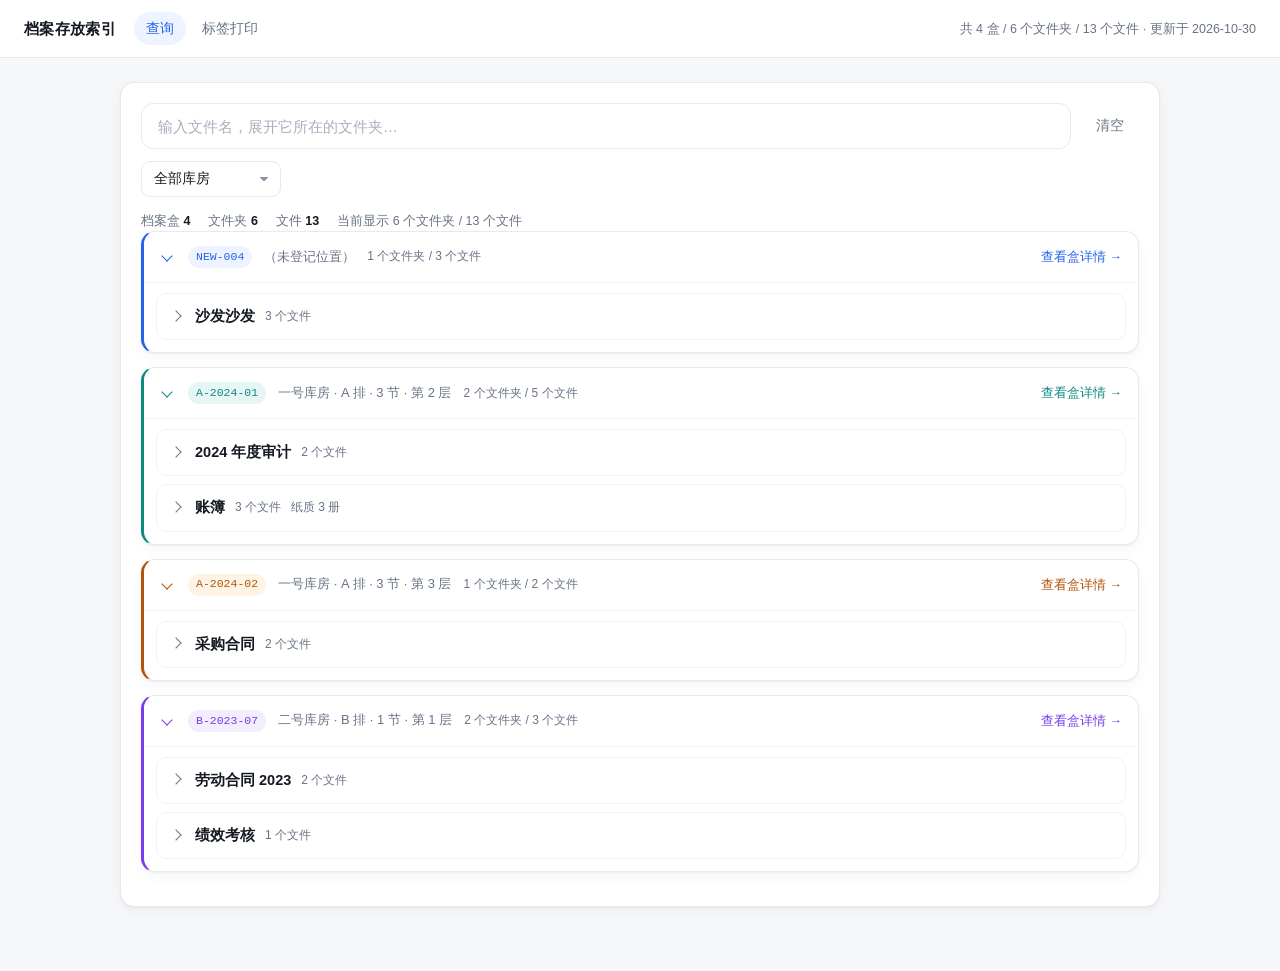
<file: index.html>
﻿<!doctype html>
<html lang="zh-CN">
<head>
<meta charset="utf-8">
<meta name="viewport" content="width=device-width, initial-scale=1">
<title>档案存放索引</title>
<link rel="stylesheet" href="assets/style.css?v=7">
<style>
  @media print {
    body.detail-open .topbar,
    body.detail-open #searchPanel,
    body.detail-open .detail-actions { display: none !important; }
    body { background: #fff; }
    .folder-row-body { display: block !important; }
    .caret { display: none !important; }
  }
</style>
</head>
<body>

<header class="topbar">
  <h1>档案存放索引</h1>
  <nav>
    <a href="index.html" class="active">查询</a>
    <a href="labels.html">标签打印</a>
  </nav>
  <div class="meta">
    <span id="statMeta">加载中…</span>
  </div>
</header>

<main class="wrap">

  <section class="panel" id="searchPanel">
    <div class="search-row">
      <input type="search" id="q" placeholder="输入文件名，展开它所在的文件夹…" autocomplete="off">
      <button class="ghost" id="clearBtn" title="清空">清空</button>
    </div>

    <div class="filters">
      <select id="fRoom"><option value="">全部库房</option></select>
    </div>

    <div class="stat-line">
      <span>档案盒 <b id="sBoxes">0</b></span>
      <span>文件夹 <b id="sFolders">0</b></span>
      <span>文件 <b id="sItems">0</b></span>
      <span id="sShown"></span>
    </div>

    <div id="resultList"></div>
    <div class="empty hidden" id="emptyBox">没有匹配的文件或文件夹，换个关键词试试。</div>
  </section>

  <section class="panel hidden" id="detailPanel">
    <div class="detail-head">
      <div>
        <div class="muted small">档案盒</div>
        <h2 id="dCode">—</h2>
        <div class="detail-loc"><span class="big" id="dLoc">—</span></div>
        <div class="muted small" id="dNote"></div>
      </div>
      <div class="detail-actions">
        <button class="btn" id="backBtn">← 返回搜索</button>
        <a class="btn" id="dLabelLink" href="labels.html">打印此盒标签</a>
        <button class="btn primary" id="printBtn">打印盒内清单</button>
      </div>
    </div>
    <div id="detailBody"></div>
  </section>

</main>

<script src="assets/app.js?v=7"></script>
<script>
(function () {
  let DATA = null;
  let currentBox = null;

  const $ = function (id) { return document.getElementById(id); };
  const qEl = $('q');
  const filters = { room: $('fRoom') };
  const openKeys = {};

  function termsOf(s) {
    return s.trim().toLowerCase().split(/\s+/).filter(Boolean);
  }

  function mark(text, terms) {
    let s = App.esc(text);
    if (!terms.length) return s;
    const pattern = terms
      .map(function (t) { return App.esc(t).replace(/[.*+?^${}()|[\]\\]/g, '\\$&'); })
      .filter(Boolean)
      .join('|');
    if (!pattern) return s;
    try {
      return s.replace(new RegExp('(' + pattern + ')', 'gi'), '<mark>$1</mark>');
    } catch (e) {
      return s;
    }
  }

  function folderHay(box, folder) {
    return [
      folder.name, folder.path, folder.note,
      box.id, box.room, box.row, box.shelf, box.layer, box.note
    ].concat((folder.files || []).map(function (it) { return [it.name, it.note].join(' '); }))
      .filter(Boolean).join(' ').toLowerCase();
  }

  function matches(hay, terms) {
    return !terms.length || terms.every(function (t) { return hay.indexOf(t) >= 0; });
  }

  function folderRow(box, folder, terms, open) {
    const files = folder.files || [];
    const body = files.length
      ? files.map(function (it) {
          return '<div class="file-line">' +
            '<span class="file-name">' + mark(it.name || '（未命名）', terms) + '</span>' +
            (it.note ? '<span class="muted small">' + mark(it.note, terms) + '</span>' : '') +
          '</div>';
        }).join('')
      : '<div class="muted small" style="padding:10px 14px">这个文件夹里还没有文件。</div>';

    return '<div class="folder-row' + (open ? ' open' : '') + '">' +
      '<div class="folder-row-head">' +
        '<span class="caret"></span>' +
        '<b class="f-name">' + mark(folder.name || '（未命名文件夹）', terms) + '</b>' +
        '<span class="muted small">' + files.length + ' 个文件</span>' +
        (folder.note ? '<span class="muted small">' + mark(folder.note, terms) + '</span>' : '') +
      '</div>' +
      '<div class="folder-row-body">' + body + '</div>' +
    '</div>';
  }

  function fillFilters() {
    const rooms = new Set(DATA.rooms || []);
    (DATA.boxes || []).forEach(function (b) { if (b.room) rooms.add(b.room); });
    filters.room.innerHTML = '<option value="">全部库房</option>' +
      Array.from(rooms).filter(Boolean).sort().map(function (v) {
        return '<option value="' + App.esc(v) + '">' + App.esc(v) + '</option>';
      }).join('');
  }

  function render() {
    const terms = termsOf(qEl.value);
    const groups = (DATA.boxes || []).map(function (box) {
      if (filters.room.value && box.room !== filters.room.value) return null;
      const folders = (box.folders || []).filter(function (f) { return matches(folderHay(box, f), terms); });
      return folders.length ? { box: box, folders: folders } : null;
    }).filter(Boolean);

    let folderCount = 0, fileCount = 0;
    groups.forEach(function (g) {
      g.folders.forEach(function (f) {
        folderCount++;
        fileCount += (f.files || []).length;
      });
    });
    $('sShown').textContent = groups.length
      ? '当前显示 ' + folderCount + ' 个文件夹 / ' + fileCount + ' 个文件'
      : '';

    $('resultList').innerHTML = groups.map(function (g) {
      const box = g.box;
      const pal = App.boxPalette(box, (DATA.boxes || []).indexOf(box));
      const inner = g.folders.map(function (f, i) {
        const fileHit = terms.length && (f.files || []).some(function (it) {
          return terms.every(function (t) { return ((it.name || '') + ' ' + (it.note || '')).toLowerCase().indexOf(t) >= 0; });
        });
        const open = fileHit || openKeys[box.id + '|' + i];
        return folderRow(box, f, terms, open);
      }).join('');

      return '<div class="box-group' + (openKeys[box.id] === false ? ' collapsed' : '') +
          '" style="--box:' + pal[0] + ';--box-soft:' + pal[1] + '">' +
        '<div class="box-group-head" data-box="' + App.esc(box.id) + '">' +
          '<span class="caret"></span>' +
          '<span class="chip">' + App.esc(box.id) + '</span>' +
          '<span class="box-loc">' + App.esc(App.location(box) || '（未登记位置）') + '</span>' +
          '<span class="muted small">' + g.folders.length + ' 个文件夹 / ' +
            g.folders.reduce(function (n, f) { return n + (f.files || []).length; }, 0) + ' 个文件</span>' +
          '<a class="box-open" href="?box=' + encodeURIComponent(box.id) + '">查看盒详情 →</a>' +
        '</div>' +
        '<div class="box-group-body">' + inner + '</div>' +
      '</div>';
    }).join('');

    $('emptyBox').classList.toggle('hidden', groups.length > 0);
  }

  function openBox(id, push) {
    const box = (DATA.boxes || []).find(function (b) { return b.id === id; });
    if (!box) { App.toast('找不到档案盒：' + id, 'err'); return; }
    currentBox = box;
    const pal = App.boxPalette(box, (DATA.boxes || []).indexOf(box));
    $('detailPanel').style.setProperty('--box', pal[0]);
    $('detailPanel').style.setProperty('--box-soft', pal[1]);
    $('dCode').textContent = box.id;
    $('dLoc').textContent = App.location(box) || '（未登记位置）';
    $('dNote').textContent = box.note ? '备注：' + box.note : '';
    $('dLabelLink').href = 'labels.html?box=' + encodeURIComponent(box.id);

    const folders = box.folders || [];
    $('detailBody').innerHTML = folders.length
      ? folders.map(function (f) { return folderRow(box, f, [], true); }).join('')
      : '<div class="empty">这个盒还没有登记文件夹。</div>';

    $('searchPanel').classList.add('hidden');
    $('detailPanel').classList.remove('hidden');
    document.body.classList.add('detail-open');
    window.scrollTo({ top: 0 });

    if (push !== false) history.pushState({ box: box.id }, '', '?box=' + encodeURIComponent(box.id));
  }

  function closeBox(push) {
    $('detailPanel').classList.add('hidden');
    $('searchPanel').classList.remove('hidden');
    document.body.classList.remove('detail-open');
    currentBox = null;
    if (push !== false) history.pushState({}, '', 'index.html');
  }

  function fromUrl() {
    const box = new URLSearchParams(location.search).get('box');
    if (box) openBox(box, false);
  }

  function toggleFolder(head) {
    const row = head.parentElement;
    row.classList.toggle('open');
    const group = row.closest('.box-group');
    if (group) {
      const idx = Array.prototype.indexOf.call(group.querySelectorAll('.folder-row'), row);
      const key = (group.querySelector('.box-group-head').getAttribute('data-box') || '') + '|' + idx;
      openKeys[key] = row.classList.contains('open');
    }
  }

  // 折叠/展开：点文件夹标题或盒标题
  document.addEventListener('click', function (e) {
    const head = e.target.closest('.folder-row-head');
    if (head && !e.target.closest('a')) { toggleFolder(head); return; }

    const bhead = e.target.closest('.box-group-head');
    if (bhead && !e.target.closest('a')) {
      const group = bhead.parentElement;
      group.classList.toggle('collapsed');
      openKeys[bhead.getAttribute('data-box')] = !group.classList.contains('collapsed');
      return;
    }
  }, true);

  function init() {
    App.loadData().then(function (data) {
      DATA = data;
      const s = App.stats(data);
      $('sBoxes').textContent = s.boxes;
      $('sFolders').textContent = s.folders;
      $('sItems').textContent = s.files;
      $('statMeta').textContent = '共 ' + s.boxes + ' 盒 / ' + s.folders + ' 个文件夹 / ' +
        s.files + ' 个文件 · 更新于 ' + (data.updatedAt || '—');
      fillFilters();
      render();
      fromUrl();
    }).catch(function (err) {
      $('statMeta').textContent = '数据加载失败';
      $('emptyBox').classList.remove('hidden');
      $('emptyBox').textContent = err.message + '。请确认 data.json 与本页在同一目录。';
    });
  }

  qEl.addEventListener('input', render);
  filters.room.addEventListener('change', render);
  $('clearBtn').addEventListener('click', function () {
    qEl.value = '';
    filters.room.value = '';
    render();
    qEl.focus();
  });

  $('backBtn').addEventListener('click', function () { closeBox(); });
  $('printBtn').addEventListener('click', function () { window.print(); });
  document.addEventListener('keydown', function (e) {
    if (e.key === 'Escape' && currentBox) closeBox();
  });
  window.addEventListener('popstate', function () {
    const box = new URLSearchParams(location.search).get('box');
    if (box) openBox(box, false); else closeBox(false);
  });

  init();
})();
</script>
</body>
</html>
</file>
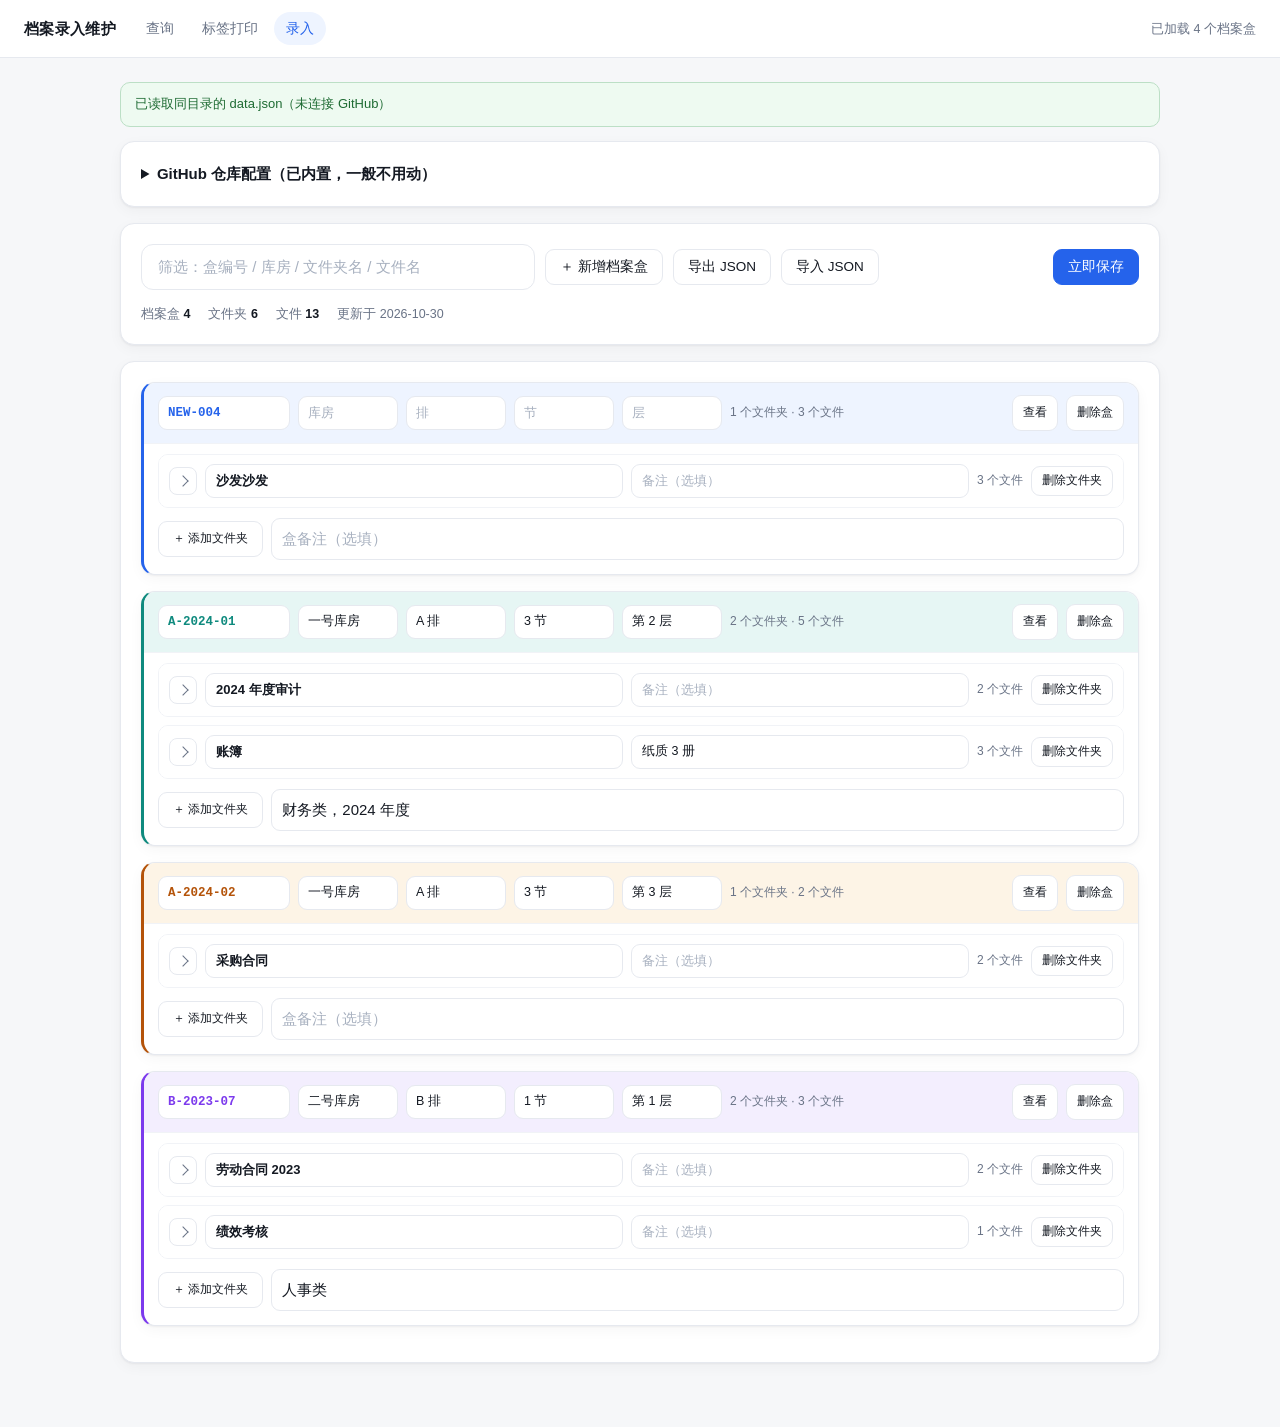
<file: admin.html>
﻿<!doctype html>
<html lang="zh-CN">
<head>
<meta charset="utf-8">
<meta name="viewport" content="width=device-width, initial-scale=1">
<title>档案录入维护</title>
<link rel="stylesheet" href="assets/style.css?v=7">
</head>
<body>

<header class="topbar">
  <h1>档案录入维护</h1>
  <nav>
    <a href="index.html">查询</a>
    <a href="labels.html">标签打印</a>
    <a href="admin.html" class="active">录入</a>
  </nav>
  <div class="meta"><span id="statMeta">未加载数据</span></div>
</header>

<main class="wrap">

  <div id="banner"></div>

  <section class="panel">
    <details id="cfgDetails">
      <summary style="cursor:pointer;font-weight:600">GitHub 仓库配置（已内置，一般不用动）</summary>
      <div class="cfg-grid" style="margin-top:14px">
        <div class="field"><label>用户名 / 组织</label><input type="text" id="cOwner" placeholder="例如 zhangsan"></div>
        <div class="field"><label>仓库名</label><input type="text" id="cRepo" placeholder="例如 archive-index"></div>
        <div class="field"><label>分支</label><input type="text" id="cBranch" placeholder="main" value="main"></div>
        <div class="field"><label>数据文件路径</label><input type="text" id="cPath" placeholder="data.json" value="data.json"></div>
        <div class="field"><label>访问令牌（仅存在本机，不会上传）</label><input type="password" id="cToken" placeholder="github_pat_..."></div>
      </div>
      <div class="row-actions">
        <button class="primary" id="saveCfgBtn">保存配置</button>
        <button id="pullBtn">从 GitHub 读取数据</button>
        <button id="localLoadBtn">读取本地 data.json</button>
      </div>
      <div class="help" style="margin-top:12px">
        页面已内置仓库与令牌，打开即可读写，不用再配置。<br>
        <b>改动会在停止编辑约 5 秒后自动保存到 GitHub</b>（右上角显示保存状态）；也可以点「立即保存」马上提交。<br>
        如需更换令牌：在 GitHub → Settings → Developer settings → <b>Fine-grained tokens</b> 新建，
        <b>仅授权这一个仓库</b>，权限只勾 <code>Contents: Read and write</code>，粘贴到上方后点保存即可覆盖。<br>
        本页面不放进公开导航，只能通过这个地址直接访问。
      </div>
    </details>
  </section>

  <section class="panel">
    <div class="toolbar">
      <input type="search" id="q" placeholder="筛选：盒编号 / 库房 / 文件夹名 / 文件名" style="flex:1 1 260px">
      <button id="addBoxBtn">＋ 新增档案盒</button>
      <button id="exportBtn">导出 JSON</button>
      <button id="importBtn">导入 JSON</button>
      <input type="file" id="importFile" accept="application/json,.json" class="hidden">
      <span class="spacer"></span>
      <span class="muted small" id="dirtyHint"></span>
      <span class="muted small" id="saveState"></span>
      <button class="primary" id="saveBtn">立即保存</button>
    </div>
    <div class="stat-line">
      <span>档案盒 <b id="cBoxes">0</b></span>
      <span>文件夹 <b id="cFolders">0</b></span>
      <span>文件 <b id="cFiles">0</b></span>
      <span id="cUpdated"></span>
    </div>
  </section>

  <section class="panel">
    <div id="boxes"></div>
    <div class="empty hidden" id="noBoxes">还没有档案盒，点击上方“新增档案盒”开始。</div>
  </section>

</main>

<script src="assets/app.js?v=7"></script>
<script>
(function () {
  const CFG_KEY = 'archive-cfg-v1';
  const DRAFT_KEY = 'archive-draft-v1';
  const $ = function (id) { return document.getElementById(id); };

  const state = {
    data: { version: 2, updatedAt: '', rooms: [], boxes: [] },
    sha: null,
    dirty: false,
    saving: false,
    pendingSave: false
  };
  const openFolders = new Set();

  /* ---------- 编解码 ---------- */
  function b64ToUtf8(b64) {
    const bin = atob(b64.replace(/\s/g, ''));
    const bytes = Uint8Array.from(bin, function (c) { return c.charCodeAt(0); });
    return new TextDecoder('utf-8').decode(bytes);
  }
  function utf8ToB64(str) {
    const bytes = new TextEncoder().encode(str);
    let bin = '';
    for (let i = 0; i < bytes.length; i++) bin += String.fromCharCode(bytes[i]);
    return btoa(bin);
  }

  /* ---------- 配置 ---------- */
  // 内置默认配置：页面打开即可直接读写，不用再手动填写
  const DEFAULT_CFG = {
    owner: 'wangzhen110',
    repo: 'archive-index',
    branch: 'main',
    path: 'data.json',
    // 内置令牌（只授权本仓库 Contents 读写；分段存放）
    token: atob([
      'Z2l0aHViX3BhdF8xMUI1',
      'RFYzS0EwUUxKWlV4eWtN',
      'c0lnX1p6QkI0UDY1N3JC',
      'cnhvWFAweFlpeXBzdzNa',
      'YjZHMXdCRXdKWTRKeTNQ',
      'OTZaTkpQVVVHTk9NTEE2',
      'dkZV'
    ].join(''))
  };
  function readCfg() {
    let stored = {};
    try { stored = JSON.parse(localStorage.getItem(CFG_KEY) || '{}'); } catch (e) { stored = {}; }
    return {
      owner: stored.owner || DEFAULT_CFG.owner,
      repo: stored.repo || DEFAULT_CFG.repo,
      branch: stored.branch || DEFAULT_CFG.branch,
      path: stored.path || DEFAULT_CFG.path,
      token: stored.token || DEFAULT_CFG.token
    };
  }
  function fillCfgForm() {
    const c = readCfg();
    $('cOwner').value = c.owner || '';
    $('cRepo').value = c.repo || '';
    $('cBranch').value = c.branch || 'main';
    $('cPath').value = c.path || 'data.json';
    $('cToken').value = c.token || '';
    if (c.owner) $('cfgDetails').open = false;
  }
  function saveCfg() {
    const c = {
      owner: $('cOwner').value.trim(),
      repo: $('cRepo').value.trim(),
      branch: $('cBranch').value.trim() || 'main',
      path: $('cPath').value.trim() || 'data.json',
      token: $('cToken').value.trim()
    };
    if (!c.owner || !c.repo) { banner('请先填写用户名和仓库名', 'err'); return; }
    localStorage.setItem(CFG_KEY, JSON.stringify(c));
    banner('配置已保存到本机浏览器', 'ok');
  }

  function apiUrl(c) {
    return 'https://api.github.com/repos/' + encodeURIComponent(c.owner) + '/' + encodeURIComponent(c.repo) +
      '/contents/' + c.path.split('/').map(encodeURIComponent).join('/');
  }
  function authHeaders(c) {
    const h = { 'Accept': 'application/vnd.github+json' };
    if (c.token) h['Authorization'] = 'Bearer ' + c.token;
    return h;
  }

  /* ---------- 提示 ---------- */
  function banner(msg, kind, extra) {
    const el = $('banner');
    el.className = 'banner' + (kind ? ' ' + kind : '');
    el.innerHTML = '<span>' + App.esc(msg) + '</span>' + (extra || '');
    el.classList.remove('hidden');
    if (kind === 'ok') setTimeout(function () { el.classList.add('hidden'); }, 4000);
  }

  /* ---------- 数据装载 ---------- */
  function normalize(d) {
    d = d || {};
    d.version = 2;
    d.boxes = Array.isArray(d.boxes) ? d.boxes : [];
    d.rooms = Array.isArray(d.rooms) ? d.rooms : [];
    d.boxes.forEach(function (b) {
      b.id = b.id || '';
      b.folders = Array.isArray(b.folders) ? b.folders : [];
      b.folders.forEach(function (f) {
        f.name = f.name || '';
        f.path = f.path || '';
        f.note = f.note || '';
        f.files = Array.isArray(f.files) ? f.files : [];
        f.files.forEach(function (it) {
          it.name = it.name || '';
          it.note = it.note || '';
        });
      });
    });
    return d;
  }

  function setData(d, keepSha) {
    state.data = normalize(d);
    if (!keepSha) state.sha = null;
    state.dirty = false;
    setSaveState('');
    renderAll();
  }

  function loadRemote() {
    const c = readCfg();
    if (!c.owner || !c.repo) { banner('请先填写并保存仓库配置', 'err'); return; }
    banner('正在从 GitHub 读取…');
    fetch(apiUrl(c) + '?ref=' + encodeURIComponent(c.branch || 'main'), { headers: authHeaders(c) })
      .then(function (r) {
        if (r.status === 404) throw new Error('仓库里还没有这个文件（首次保存会自动创建）');
        if (r.status === 401 || r.status === 403) throw new Error('令牌无效或没有该仓库权限');
        if (!r.ok) throw new Error('读取失败 HTTP ' + r.status);
        return r.json();
      })
      .then(function (j) {
        setData(JSON.parse(b64ToUtf8(j.content)));
        state.sha = j.sha;
        banner('已读取仓库最新数据' + (state.data.updatedAt ? '（更新于 ' + state.data.updatedAt + '）' : ''), 'ok');
      })
      .catch(function (e) { banner(e.message, 'err'); });
  }

  function loadLocal() {
    App.loadData().then(function (d) {
      state.sha = null;
      setData(d);
      banner('已读取同目录的 data.json（未连接 GitHub）', 'ok');
    }).catch(function (e) { banner(e.message, 'err'); });
  }

  /* ---------- 渲染 ---------- */
  function renderAll() {
    renderStats();
    renderBoxes();
    autosaveDraft();
  }

  function renderStats() {
    let folders = 0, files = 0;
    state.data.boxes.forEach(function (b) {
      folders += (b.folders || []).length;
      (b.folders || []).forEach(function (f) { files += (f.files || []).length; });
    });
    $('cBoxes').textContent = state.data.boxes.length;
    $('cFolders').textContent = folders;
    $('cFiles').textContent = files;
    $('cUpdated').textContent = state.data.updatedAt ? '更新于 ' + state.data.updatedAt : '';
    $('statMeta').textContent = state.data.boxes.length ? '已加载 ' + state.data.boxes.length + ' 个档案盒' : '未加载数据';
    $('noBoxes').classList.toggle('hidden', state.data.boxes.length > 0);
    $('dirtyHint').textContent = state.dirty ? '未保存' : '';
  }

  function renderBoxes() {
    const container = $('boxes');
    container.innerHTML = state.data.boxes.map(function (b, bi) {
      const pal = App.boxPalette(b, bi);
      const folders = b.folders || [];
      let fileCount = 0;
      folders.forEach(function (f) { fileCount += (f.files || []).length; });

      const folderHtml = folders.map(function (f, fi) {
        const files = f.files || [];
        const rows = files.length ? files.map(function (it, ii) {
          return '<tr>' +
            '<td class="c-name" data-label="文件名">' +
              '<input type="text" data-fi="' + fi + '" data-ii="' + ii + '" data-if="name" value="' + App.esc(it.name) + '"></td>' +
            '<td data-label="备注"><input type="text" data-fi="' + fi + '" data-ii="' + ii + '" data-if="note" value="' + App.esc(it.note) + '"></td>' +
            '<td class="c-op"><button class="ghost" data-act="del-file" data-fi="' + fi + '" data-ii="' + ii + '" title="删除这个文件">✕</button></td>' +
          '</tr>';
        }).join('') : '<tr><td colspan="3" class="muted small">这个文件夹里还没有文件。</td></tr>';

        return '<div class="folder-card' + (openFolders.has(bi + ':' + fi) ? ' open' : '') + '" data-fi="' + fi + '">' +
          '<div class="folder-head">' +
            '<button class="folder-toggle" data-act="toggle-folder" data-fi="' + fi + '" title="展开/收起"></button>' +
            '<input class="f-name" type="text" data-fi="' + fi + '" data-ff="name" value="' + App.esc(f.name) + '" placeholder="文件夹名，例如 2024 年度审计">' +
            '<input class="f-note" type="text" data-fi="' + fi + '" data-ff="note" value="' + App.esc(f.note) + '" placeholder="备注（选填）">' +
            '<span class="count">' + files.length + ' 个文件</span>' +
            '<button data-act="del-folder" data-fi="' + fi + '" style="padding:5px 10px;font-size:12px">删除文件夹</button>' +
          '</div>' +
          '<div class="folder-body">' +
            '<table class="items"><thead><tr><th>文件名</th><th>备注</th><th></th></tr></thead>' +
              '<tbody>' + rows + '</tbody></table>' +
            '<div class="row-actions"><button data-act="add-file" data-fi="' + fi + '" style="font-size:12px">＋ 添加文件</button></div>' +
          '</div>' +
        '</div>';
      }).join('');

      return '<div class="box-card" data-bi="' + bi + '" style="--box:' + pal[0] + ';--box-soft:' + pal[1] + '">' +
        '<div class="box-head">' +
          '<input class="b-id" type="text" data-idx="' + bi + '" data-field="id" value="' + App.esc(b.id) + '" placeholder="盒编号">' +
          '<input type="text" data-idx="' + bi + '" data-field="room" value="' + App.esc(b.room || '') + '" placeholder="库房" title="库房">' +
          '<input type="text" data-idx="' + bi + '" data-field="row" value="' + App.esc(b.row || '') + '" placeholder="排" title="排">' +
          '<input type="text" data-idx="' + bi + '" data-field="shelf" value="' + App.esc(b.shelf || '') + '" placeholder="节" title="节">' +
          '<input type="text" data-idx="' + bi + '" data-field="layer" value="' + App.esc(b.layer || '') + '" placeholder="层" title="层">' +
          '<span class="count">' + folders.length + ' 个文件夹 · ' + fileCount + ' 个文件</span>' +
          '<span class="grow"></span>' +
          '<a class="btn" style="padding:5px 10px;font-size:12px" href="index.html?box=' + encodeURIComponent(b.id) + '" target="_blank">查看</a>' +
          '<button data-act="del-box" data-idx="' + bi + '" style="padding:5px 10px;font-size:12px">删除盒</button>' +
        '</div>' +
        '<div class="box-body">' +
          folderHtml +
          '<div class="row-actions" style="margin-top:10px">' +
            '<button data-act="add-folder" data-idx="' + bi + '" style="font-size:12px">＋ 添加文件夹</button>' +
            '<input class="b-note" type="text" data-idx="' + bi + '" data-field="note" value="' + App.esc(b.note || '') + '" placeholder="盒备注（选填）">' +
          '</div>' +
        '</div>' +
      '</div>';
    }).join('');

    applyFilter();
  }

  function applyFilter() {
    const terms = $('q').value.trim().toLowerCase().split(/\s+/).filter(Boolean);
    const cards = $('boxes').querySelectorAll('.box-card');
    let visible = 0;
    cards.forEach(function (card) {
      const bi = +card.dataset.bi;
      const b = state.data.boxes[bi];
      if (!b) { card.classList.add('hidden'); return; }
      const hay = [b.id, b.room, b.row, b.shelf, b.layer, b.note]
        .concat((b.folders || []).map(function (f) {
          return [f.name, f.path, f.note]
            .concat((f.files || []).map(function (it) { return it.name + ' ' + (it.note || ''); }))
            .join(' ');
        }))
        .filter(Boolean).join(' ').toLowerCase();
      const show = !terms.length || terms.every(function (t) { return hay.indexOf(t) >= 0; });
      card.classList.toggle('hidden', !show);
      if (show) visible++;
    });
    const el = $('noBoxes');
    if (visible === 0) {
      el.textContent = state.data.boxes.length
        ? '没有匹配的档案盒，换个关键词试试。'
        : '还没有档案盒，点击上方“新增档案盒”开始。';
      el.classList.remove('hidden');
    } else {
      el.classList.add('hidden');
    }
  }

  function markDirty() {
    state.dirty = true;
    $('dirtyHint').textContent = '未保存';
    setSaveState('');
    autosaveDraft();
    renderStats();
    scheduleSave();
  }

  let saveTimer = null;
  function scheduleSave() {
    clearTimeout(saveTimer);
    saveTimer = setTimeout(function () {
      if (state.dirty) saveRemote(true);
    }, 5000);
  }

  function setSaveState(msg, kind) {
    const el = $('saveState');
    if (!el) return;
    el.textContent = msg || '';
    el.style.color = kind === 'err' ? 'var(--danger)' : (kind === 'ok' ? '#15803d' : '');
  }

  let draftTimer = null;
  function autosaveDraft() {
    clearTimeout(draftTimer);
    if (!state.dirty) return;
    draftTimer = setTimeout(function () {
      try {
        localStorage.setItem(DRAFT_KEY, JSON.stringify({ at: Date.now(), data: state.data }));
      } catch (e) { /* 配额不足则忽略 */ }
    }, 600);
  }

  function bindEditor() {
    const container = $('boxes');

    const onEdit = function (e) {
      const el = e.target;
      if (!el.dataset) return;
      const card = el.closest('.box-card');
      if (!card) return;
      const bi = +card.dataset.bi;
      const box = state.data.boxes[bi];
      if (!box) return;
      if (el.dataset.ff) {
        const f = (box.folders || [])[+el.dataset.fi];
        if (!f) return;
        f[el.dataset.ff] = el.value;
      } else if (el.dataset.if) {
        const f = (box.folders || [])[+el.dataset.fi];
        if (!f) return;
        const it = (f.files || [])[+el.dataset.ii];
        if (!it) return;
        it[el.dataset.if] = el.value;
      } else if (el.dataset.field) {
        box[el.dataset.field] = el.value;
      } else {
        return;
      }
      markDirty();
    };
    container.addEventListener('input', onEdit);

    container.addEventListener('click', function (e) {
      const btn = e.target.closest('[data-act]');
      if (!btn) return;
      const card = btn.closest('.box-card');
      if (!card) return;
      const bi = +card.dataset.bi;
      const fi = btn.dataset.fi === undefined ? -1 : +btn.dataset.fi;
      const act = btn.dataset.act;
      const box = state.data.boxes[bi];
      if (!box) return;

      if (act === 'toggle-folder') {
        const fcard = btn.closest('.folder-card');
        if (!fcard) return;
        const key = bi + ':' + fi;
        fcard.classList.toggle('open');
        if (fcard.classList.contains('open')) openFolders.add(key);
        else openFolders.delete(key);
        return;
      }

      if (act === 'add-folder') {
        box.folders = box.folders || [];
        box.folders.push({ name: '', path: '', note: '', files: [] });
        openFolders.add(bi + ':' + (box.folders.length - 1));
        renderBoxes();
        focusEl('input[data-fi="' + (box.folders.length - 1) + '"][data-ff="name"]');
        markDirty();
      } else if (act === 'del-folder') {
        const f = box.folders[fi];
        if (!f) return;
        const cnt = (f.files || []).length;
        if (!confirm('删除文件夹「' + (f.name || '未命名') + '」' + (cnt ? '及其 ' + cnt + ' 个文件' : '') + '？')) return;
        box.folders.splice(fi, 1);
        openFolders.clear();
        renderBoxes();
        markDirty();
      } else if (act === 'add-file') {
        const f = box.folders[fi];
        if (!f) return;
        f.files = f.files || [];
        f.files.push({ name: '', note: '' });
        openFolders.add(bi + ':' + fi);
        renderBoxes();
        focusEl('input[data-fi="' + fi + '"][data-ii="' + (f.files.length - 1) + '"][data-if="name"]');
        markDirty();
      } else if (act === 'del-file') {
        const f = box.folders[fi];
        if (!f) return;
        const ii = +btn.dataset.ii;
        const it = (f.files || [])[ii];
        if (!it) return;
        if (!confirm('删除文件「' + (it.name || '未命名') + '」？')) return;
        f.files.splice(ii, 1);
        openFolders.add(bi + ':' + fi);
        renderBoxes();
        markDirty();
      } else if (act === 'del-box') {
        const cnt = (box.folders || []).length;
        if (!confirm('删除档案盒「' + (box.id || '未编号') + '」及其 ' + cnt + ' 个文件夹？')) return;
        state.data.boxes.splice(bi, 1);
        openFolders.clear();
        renderBoxes();
        markDirty();
      }
    });
  }

  function focusEl(selector) {
    const el = $('boxes').querySelector(selector);
    if (el) { el.focus(); el.select(); }
  }

  function addBox() {
    let n = state.data.boxes.length + 1, id = '';
    do { id = 'NEW-' + String(n).padStart(3, '0'); n++; }
    while (state.data.boxes.some(function (b) { return b.id === id; }));
    state.data.boxes.unshift({ id: id, room: '', row: '', shelf: '', layer: '', note: '', folders: [] });
    renderBoxes();
    focusEl('.box-card .b-id');
    markDirty();
    window.scrollTo({ top: 0 });
  }

  /* ---------- 校验与保存 ---------- */
  function validate() {
    const errs = [];
    const seen = {};
    state.data.boxes.forEach(function (b, i) {
      const id = (b.id || '').trim();
      if (!id) errs.push('第 ' + (i + 1) + ' 个档案盒没有编号');
      else if (seen[id]) errs.push('档案盒编号重复：' + id);
      seen[id] = true;
      (b.folders || []).forEach(function (f) {
        if (!(f.name || '').trim() && !(f.path || '').trim()) {
          errs.push('档案盒 ' + (id || (i + 1)) + ' 里有一个文件夹既没有名称也没有路径');
        }
      });
    });
    return errs;
  }

  function serialize() {
    const rooms = [];
    state.data.boxes.forEach(function (b) {
      if (b.room && rooms.indexOf(b.room) < 0) rooms.push(b.room);
    });
    const d = new Date();
    const stamp = d.getFullYear() + '-' + String(d.getMonth() + 1).padStart(2, '0') + '-' +
      String(d.getDate()).padStart(2, '0');
    return {
      version: 2,
      updatedAt: stamp,
      rooms: rooms,
      boxes: state.data.boxes.map(function (b) {
        return {
          id: String(b.id || '').trim(),
          room: b.room || '', row: b.row || '', shelf: b.shelf || '', layer: b.layer || '', note: b.note || '',
          folders: (b.folders || []).filter(function (f) {
            return (f.name || '').trim() || (f.path || '').trim();
          }).map(function (f) {
            return {
              name: f.name || '', path: f.path || '', note: f.note || '',
              files: (f.files || []).filter(function (it) { return (it.name || '').trim(); }).map(function (it) {
                return { name: it.name || '', note: it.note || '' };
              })
            };
          })
        };
      })
    };
  }

  function saveRemote(auto) {
    const c = readCfg();
    if (!c.owner || !c.repo || !c.token) {
      if (auto) { setSaveState('缺少仓库配置，未自动保存', 'err'); return; }
      banner('缺少仓库配置或访问令牌，无法保存。也可以先“导出 JSON”再手动上传。', 'err');
      $('cfgDetails').open = true;
      return;
    }
    const errs = validate();
    if (errs.length) {
      setSaveState('有 ' + errs.length + ' 项待修正，暂未保存', 'err');
      if (!auto) {
        banner('保存前请修正：' + errs.slice(0, 3).join('；') + (errs.length > 3 ? ' 等 ' + errs.length + ' 项' : ''), 'err');
      }
      return;
    }
    if (state.saving) { state.pendingSave = true; return; }
    state.saving = true;

    const payload = serialize();
    const text = JSON.stringify(payload, null, 2);
    const msg = '更新档案数据 ' + payload.updatedAt;

    const doPut = function () {
      const body = { message: msg, content: utf8ToB64(text), branch: c.branch || 'main' };
      if (state.sha) body.sha = state.sha;
      return fetch(apiUrl(c), {
        method: 'PUT',
        headers: Object.assign({ 'Content-Type': 'application/json' }, authHeaders(c)),
        body: JSON.stringify(body)
      });
    };

    const ensureSha = function () {
      if (state.sha) return Promise.resolve();
      return fetch(apiUrl(c) + '?ref=' + encodeURIComponent(c.branch || 'main'), { headers: authHeaders(c) })
        .then(function (r) { return r.ok ? r.json() : null; })
        .then(function (j) { if (j && j.sha) state.sha = j.sha; });
    };

    setSaveState(auto ? '正在自动保存…' : '正在保存…');
    ensureSha()
      .then(doPut)
      .then(function (r) {
        if (r.status === 409) throw new Error('仓库里文件已被改动，请点“从 GitHub 读取数据”后再改');
        if (r.status === 401 || r.status === 403) throw new Error('令牌无效或权限不足（需 Contents: Read and write）');
        if (!r.ok) return r.json().then(function (j) { throw new Error(j.message || ('HTTP ' + r.status)); });
        return r.json();
      })
      .then(function (j) {
        state.sha = j.content.sha;
        state.data.updatedAt = payload.updatedAt;
        state.dirty = false;
        state.saving = false;
        localStorage.removeItem(DRAFT_KEY);
        renderStats();
        setSaveState('已保存', 'ok');
        if (!auto) {
          banner('已保存到 GitHub，约半分钟后网页生效。', 'ok', j.commit && j.commit.html_url
            ? '<a href="' + j.commit.html_url + '" target="_blank" rel="noopener">查看提交</a>' : '');
        }
        if (state.pendingSave) {
          state.pendingSave = false;
          saveRemote(true);
        }
      })
      .catch(function (e) {
        state.saving = false;
        setSaveState('保存失败：' + e.message, 'err');
        banner('保存失败：' + e.message, 'err');
      });
  }

  function exportJson() {
    const payload = serialize();
    const blob = new Blob([JSON.stringify(payload, null, 2)], { type: 'application/json' });
    const a = document.createElement('a');
    a.href = URL.createObjectURL(blob);
    a.download = 'data.json';
    a.click();
    setTimeout(function () { URL.revokeObjectURL(a.href); }, 2000);
    App.toast('已导出 data.json', 'ok');
  }

  function importJson(file) {
    const reader = new FileReader();
    reader.onload = function () {
      try {
        const d = JSON.parse(reader.result);
        if (!Array.isArray(d.boxes)) throw new Error('文件里没有 boxes 数组');
        setData(d, true);
        markDirty();
        banner('已导入 ' + d.boxes.length + ' 个档案盒，记得点“保存到 GitHub”', 'ok');
      } catch (e) {
        banner('导入失败：' + e.message, 'err');
      }
    };
    reader.readAsText(file);
  }

  function checkDraft() {
    let d = null;
    try { d = JSON.parse(localStorage.getItem(DRAFT_KEY) || 'null'); } catch (e) {}
    if (!d || !d.data) return;
    const when = new Date(d.at).toLocaleString('zh-CN');
    banner('发现本机草稿（' + when + '），可能是上次未保存的修改。',
      '', '<button id="restoreDraft">恢复草稿</button><button id="dropDraft">丢弃</button>');
    $('restoreDraft').onclick = function () {
      setData(d.data, true);
      markDirty();
      $('banner').classList.add('hidden');
    };
    $('dropDraft').onclick = function () {
      localStorage.removeItem(DRAFT_KEY);
      $('banner').classList.add('hidden');
    };
  }

  /* ---------- 事件绑定 ---------- */
  $('saveCfgBtn').addEventListener('click', saveCfg);
  $('pullBtn').addEventListener('click', loadRemote);
  $('localLoadBtn').addEventListener('click', loadLocal);
  $('addBoxBtn').addEventListener('click', addBox);
  $('saveBtn').addEventListener('click', function () { saveRemote(false); });
  $('exportBtn').addEventListener('click', exportJson);
  $('importBtn').addEventListener('click', function () { $('importFile').click(); });
  $('importFile').addEventListener('change', function (e) {
    const f = e.target.files[0];
    if (f) importJson(f);
    e.target.value = '';
  });
  $('q').addEventListener('input', applyFilter);

  bindEditor();
  fillCfgForm();
  loadLocal();
  checkDraft();
})();
</script>
</body>
</html>
</file>
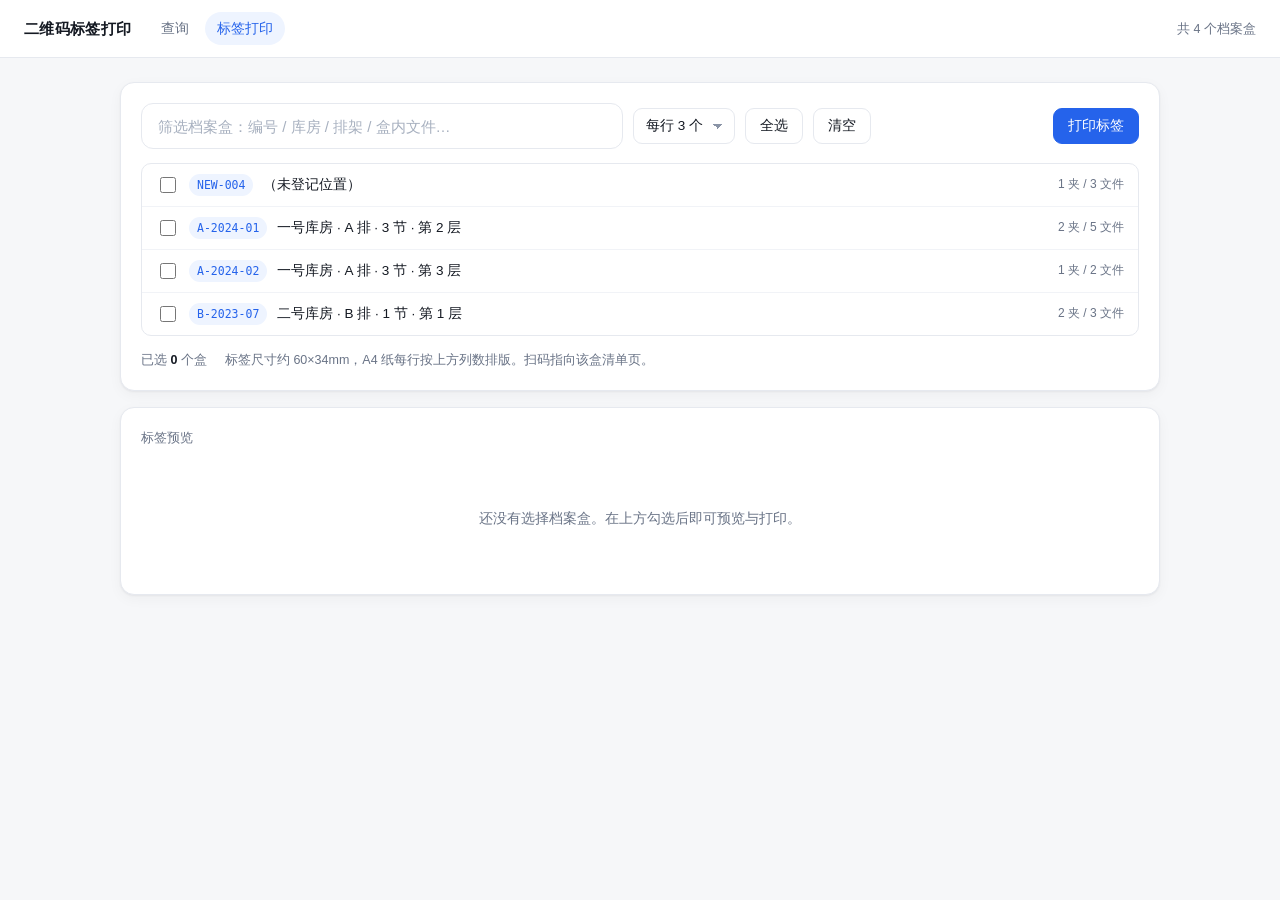
<file: labels.html>
﻿<!doctype html>
<html lang="zh-CN">
<head>
<meta charset="utf-8">
<meta name="viewport" content="width=device-width, initial-scale=1">
<title>二维码标签打印</title>
<link rel="stylesheet" href="assets/style.css?v=7">
</head>
<body>

<header class="topbar">
  <h1>二维码标签打印</h1>
  <nav>
    <a href="index.html">查询</a>
    <a href="labels.html" class="active">标签打印</a>
  </nav>
  <div class="meta"><span id="statMeta">加载中…</span></div>
</header>

<main class="wrap">
  <section class="panel no-print">
    <div class="toolbar">
      <input type="search" id="q" placeholder="筛选档案盒：编号 / 库房 / 排架 / 盒内文件…" style="flex:1 1 320px">
      <select id="cols">
        <option value="2">每行 2 个</option>
        <option value="3" selected>每行 3 个</option>
        <option value="4">每行 4 个</option>
      </select>
      <button id="allBtn">全选</button>
      <button id="noneBtn">清空</button>
      <span class="spacer"></span>
      <button class="primary" id="printBtn">打印标签</button>
    </div>

    <div class="picker" id="picker"></div>

    <div class="stat-line">
      <span>已选 <b id="selCount">0</b> 个盒</span>
      <span class="muted">标签尺寸约 60×34mm，A4 纸每行按上方列数排版。扫码指向该盒清单页。</span>
    </div>
  </section>

  <section class="panel" id="previewPanel">
    <div class="legend no-print" style="margin-bottom:12px">
      <span>标签预览</span>
    </div>
    <div class="labels cols-3" id="labels"></div>
    <div class="empty hidden" id="emptyBox">还没有选择档案盒。在上方勾选后即可预览与打印。</div>
  </section>
</main>

<script src="assets/qrcode.min.js"></script>
<script src="assets/app.js?v=7"></script>
<script>
(function () {
  let DATA = null;
  const selected = new Set();
  const $ = function (id) { return document.getElementById(id); };

  function boxText(b) {
    return [b.id, b.room, b.row, b.shelf, b.layer, b.note]
      .concat((b.folders || []).map(function (f) {
        return [f.name, f.path, (f.files || []).map(function (it) { return it.name; }).join(' ')].join(' ');
      }))
      .filter(Boolean).join(' ').toLowerCase();
  }

  function renderPicker() {
    const terms = $('q').value.trim().toLowerCase().split(/\s+/).filter(Boolean);
    const rows = DATA.boxes.filter(function (b) {
      if (!terms.length) return true;
      const t = boxText(b);
      return terms.every(function (k) { return t.indexOf(k) >= 0; });
    });

    $('picker').innerHTML = rows.length ? rows.map(function (b) {
      return '<label class="picker-row">' +
        '<input type="checkbox" data-id="' + App.esc(b.id) + '"' + (selected.has(b.id) ? ' checked' : '') + '>' +
        '<span class="chip">' + App.esc(b.id) + '</span>' +
        '<span>' + App.esc(App.location(b) || '（未登记位置）') + '</span>' +
        '<span class="muted small" style="margin-left:auto">' + App.boxFolderCount(b) + ' 夹 / ' + App.boxFileCount(b) + ' 文件</span>' +
      '</label>';
    }).join('') : '<div class="empty">没有匹配的档案盒。</div>';
  }

  function renderLabels() {
    const boxes = DATA.boxes.filter(function (b) { return selected.has(b.id); });
    $('selCount').textContent = boxes.length;
    $('labels').className = 'labels cols-' + $('cols').value;
    $('emptyBox').classList.toggle('hidden', boxes.length > 0);

    $('labels').innerHTML = boxes.map(function (b) {
      return '<div class="label" data-id="' + App.esc(b.id) + '">' +
        '<div class="qr"></div>' +
        '<div class="info">' +
          '<div class="code">' + App.esc(b.id) + '</div>' +
          '<div class="where">' + App.locParts(b).map(App.esc).join('<br>') + '</div>' +
          '<div class="cnt">' + App.boxFolderCount(b) + ' 个文件夹 · ' + App.boxFileCount(b) + ' 个文件</div>' +
        '</div>' +
      '</div>';
    }).join('');

    if (typeof QRCode === 'undefined') {
      $('labels').querySelectorAll('.qr').forEach(function (el) {
        el.innerHTML = '<span class="muted small">二维码库未加载</span>';
      });
      return;
    }

    boxes.forEach(function (b) {
      const holder = $('labels').querySelector('.label[data-id="' + CSS.escape(b.id) + '"] .qr');
      if (!holder) return;
      holder.innerHTML = '';
      new QRCode(holder, {
        text: App.boxUrl(b.id),
        width: 240,
        height: 240,
        correctLevel: QRCode.CorrectLevel.M
      });
    });
  }

  function init() {
    App.loadData().then(function (data) {
      DATA = data;
      $('statMeta').textContent = '共 ' + data.boxes.length + ' 个档案盒';
      const preset = new URLSearchParams(location.search).get('box');
      if (preset && data.boxes.some(function (b) { return b.id === preset; })) selected.add(preset);
      renderPicker();
      renderLabels();
    }).catch(function (err) {
      $('statMeta').textContent = err.message;
    });
  }

  $('q').addEventListener('input', renderPicker);
  $('picker').addEventListener('change', function (e) {
    const cb = e.target.closest('input[type="checkbox"]');
    if (!cb) return;
    if (cb.checked) selected.add(cb.dataset.id); else selected.delete(cb.dataset.id);
    renderLabels();
  });
  $('allBtn').addEventListener('click', function () {
    $('picker').querySelectorAll('input[type="checkbox"]').forEach(function (cb) {
      cb.checked = true;
      selected.add(cb.dataset.id);
    });
    renderLabels();
  });
  $('noneBtn').addEventListener('click', function () {
    selected.clear();
    $('picker').querySelectorAll('input[type="checkbox"]').forEach(function (cb) { cb.checked = false; });
    renderLabels();
  });
  $('cols').addEventListener('change', renderLabels);
  $('printBtn').addEventListener('click', function () {
    if (!selected.size) { App.toast('请先勾选要打印的档案盒', 'err'); return; }
    window.print();
  });

  init();
})();
</script>
</body>
</html>
</file>
<file: assets/style.css>
:root {
  --bg: #f6f7f9;
  --card: #ffffff;
  --text: #141922;
  --muted: #697386;
  --line: #e6e9ef;
  --line-soft: #f1f3f7;
  --accent: #2563eb;
  --accent-deep: #1d4ed8;
  --accent-soft: #eef4ff;
  --warn: #b45309;
  --danger: #dc2626;
  --radius: 14px;
  --shadow: 0 1px 2px rgba(20, 25, 34, .05), 0 4px 14px rgba(20, 25, 34, .04);
}

* { box-sizing: border-box; }

html, body {
  margin: 0;
  padding: 0;
  background: var(--bg);
  color: var(--text);
  font: 15px/1.6 -apple-system, "Segoe UI", "PingFang SC", "Microsoft YaHei", sans-serif;
  -webkit-font-smoothing: antialiased;
}

a { color: var(--accent); text-decoration: none; }
a:hover { color: var(--accent-deep); }

/* ---------- 顶栏 ---------- */
.topbar {
  position: sticky;
  top: 0;
  z-index: 10;
  display: flex;
  align-items: center;
  gap: 18px;
  flex-wrap: wrap;
  min-height: 58px;
  padding: 10px 24px;
  background: rgba(255, 255, 255, .92);
  backdrop-filter: saturate(160%) blur(10px);
  border-bottom: 1px solid var(--line);
}

.topbar h1 {
  margin: 0;
  font-size: 15px;
  font-weight: 600;
  letter-spacing: .02em;
}

.topbar nav { display: flex; gap: 4px; }
.topbar nav a {
  padding: 6px 12px;
  border-radius: 999px;
  font-size: 13.5px;
  color: var(--muted);
}
.topbar nav a:hover { background: var(--accent-soft); color: var(--accent); }
.topbar nav a.active { background: var(--accent-soft); color: var(--accent); font-weight: 500; }

.topbar .meta {
  margin-left: auto;
  display: flex;
  gap: 14px;
  flex-wrap: wrap;
  color: var(--muted);
  font-size: 12.5px;
}

.wrap {
  max-width: 1080px;
  margin: 0 auto;
  padding: 24px 20px 48px;
}

.panel {
  background: var(--card);
  border: 1px solid var(--line);
  border-radius: var(--radius);
  box-shadow: var(--shadow);
  padding: 20px;
  margin-bottom: 16px;
}

.hidden { display: none !important; }

/* ---------- 表单控件 ---------- */
input[type="text"], input[type="search"], input[type="password"], input[type="url"], select, textarea {
  font: inherit;
  color: inherit;
  background: #fff;
  border: 1px solid var(--line);
  border-radius: 9px;
  padding: 8px 10px;
  outline: none;
  min-width: 0;
  transition: border-color .15s, box-shadow .15s;
}
input:focus, select:focus, textarea:focus {
  border-color: var(--accent);
  box-shadow: 0 0 0 3px rgba(37, 99, 235, .12);
}
input::placeholder, textarea::placeholder { color: #a7b0bf; }

select {
  height: 36px;
  padding: 0 30px 0 12px;
  font-size: 13.5px;
  appearance: none;
  background-image: linear-gradient(45deg, transparent 50%, #8a94a6 50%), linear-gradient(135deg, #8a94a6 50%, transparent 50%);
  background-position: calc(100% - 16px) 15px, calc(100% - 11px) 15px;
  background-size: 5px 5px, 5px 5px;
  background-repeat: no-repeat;
  cursor: pointer;
}

/* ---------- 按钮 ---------- */
button, .btn {
  display: inline-flex;
  align-items: center;
  justify-content: center;
  gap: 6px;
  height: 36px;
  padding: 0 14px;
  font: inherit;
  font-size: 13.5px;
  border-radius: 9px;
  border: 1px solid var(--line);
  background: #fff;
  color: var(--text);
  cursor: pointer;
  white-space: nowrap;
  transition: background .15s, border-color .15s;
}
button:hover, .btn:hover { background: #f7f9fc; border-color: #d5dbe5; color: var(--text); }
button.primary, .btn.primary {
  background: var(--accent);
  border-color: var(--accent);
  color: #fff;
  font-weight: 500;
}
button.primary:hover, .btn.primary:hover { background: var(--accent-deep); border-color: var(--accent-deep); color: #fff; }
button.ghost { border-color: transparent; background: transparent; color: var(--muted); }
button.ghost:hover { background: var(--line-soft); color: var(--text); }
button:disabled { opacity: .5; cursor: not-allowed; }

/* ---------- 搜索区 ---------- */
.search-row {
  display: flex;
  gap: 10px;
  align-items: center;
  flex-wrap: wrap;
}
#q {
  flex: 1 1 320px;
  height: 46px;
  padding: 0 16px;
  font-size: 15px;
  border-radius: 12px;
}
.search-row button { height: 40px; }

.filters {
  display: flex;
  gap: 8px;
  flex-wrap: wrap;
  margin-top: 12px;
}
.filters select { min-width: 140px; }

.stat-line {
  display: flex;
  gap: 18px;
  flex-wrap: wrap;
  margin-top: 14px;
  color: var(--muted);
  font-size: 12.5px;
}
.stat-line b { color: var(--text); font-weight: 600; }

/* ---------- 通用小元素 ---------- */
.mono { font-family: ui-monospace, "SFMono-Regular", Consolas, monospace; font-size: 12.5px; }
.muted { color: var(--muted); }
.small { font-size: 12px; }
.nowrap { white-space: nowrap; }
.path-text { word-break: break-all; }
.file-name { font-weight: 600; }
.loc-inline { color: var(--muted); font-size: 12.5px; }

.chip {
  display: inline-flex;
  align-items: center;
  height: 22px;
  padding: 0 8px;
  border-radius: 999px;
  background: var(--accent-soft);
  color: var(--accent);
  font-size: 11.5px;
  font-weight: 500;
  font-family: ui-monospace, Consolas, monospace;
  white-space: nowrap;
}
.chip.gray { background: #eef1f5; color: var(--muted); }
.chip.warn { background: #fdf2e3; color: var(--warn); }

mark { background: #fff2b8; color: inherit; padding: 0 2px; border-radius: 3px; }

.empty {
  padding: 44px 16px;
  text-align: center;
  color: var(--muted);
  font-size: 13.5px;
}

/* ---------- 折叠箭头 ---------- */
.caret {
  position: relative;
  flex: 0 0 16px;
  width: 16px;
  height: 16px;
  align-self: center;
}
.caret::before {
  content: "";
  position: absolute;
  top: 50%;
  left: 3px;
  width: 7px;
  height: 7px;
  margin-top: -5px;
  border-right: 1.6px solid var(--muted);
  border-bottom: 1.6px solid var(--muted);
  transform: rotate(-45deg);
  transition: transform .18s ease;
}

/* ---------- 盒分组 ---------- */
.box-group {
  background: var(--card);
  border: 1px solid var(--line);
  border-radius: var(--radius);
  box-shadow: var(--shadow);
  margin-bottom: 14px;
  overflow: hidden;
}
.box-group-head {
  display: flex;
  align-items: center;
  gap: 12px;
  flex-wrap: wrap;
  padding: 14px 16px;
  background: #fff;
  border-bottom: 1px solid var(--line-soft);
  cursor: pointer;
}
.box-group-head:hover { background: #f8faff; }
.box-group.collapsed .box-group-head { border-bottom: none; }
.box-group-head .caret::before { transform: rotate(45deg); }
.box-group.collapsed .box-group-head .caret::before { transform: rotate(-45deg); }
.box-group.collapsed .box-group-body { display: none; }
.box-group-head .box-loc { color: var(--muted); font-size: 13px; }
.box-group-head .box-open { margin-left: auto; font-size: 12.5px; }
.box-group-body { padding: 10px 12px 12px; }

/* ---------- 文件夹行 ---------- */
.folder-row {
  border: 1px solid var(--line-soft);
  border-radius: 10px;
  margin-bottom: 8px;
  background: #fff;
  overflow: hidden;
  transition: border-color .15s;
}
.folder-row:last-child { margin-bottom: 0; }
.folder-row:hover { border-color: #dfe5ef; }
.folder-row.open { border-color: #cddcf5; }
.folder-row-head {
  display: flex;
  align-items: center;
  gap: 10px;
  flex-wrap: wrap;
  padding: 11px 12px;
  cursor: pointer;
}
.folder-row-head:hover { background: #f8faff; }
.folder-row-head .f-name { font-size: 14.5px; font-weight: 600; }
.folder-row-head .f-note { color: var(--muted); font-size: 12px; }
.folder-row.open > .folder-row-head .caret::before { transform: rotate(45deg); }
.folder-row-body {
  display: none;
  border-top: 1px dashed var(--line);
  background: #fbfcfe;
  padding: 2px 0;
}
.folder-row.open > .folder-row-body { display: block; }
.file-line {
  display: flex;
  align-items: baseline;
  gap: 12px;
  flex-wrap: wrap;
  padding: 9px 14px 9px 38px;
  font-size: 13.5px;
  border-bottom: 1px dashed #eef1f6;
}
.file-line:last-child { border-bottom: none; }

/* ---------- 盒详情 ---------- */
.detail-head {
  display: flex;
  align-items: flex-start;
  gap: 16px;
  flex-wrap: wrap;
  padding-bottom: 16px;
  margin-bottom: 14px;
  border-bottom: 1px solid var(--line-soft);
}
.detail-head h2 {
  margin: 2px 0 2px;
  font-size: 20px;
  font-weight: 600;
  font-family: ui-monospace, Consolas, monospace;
}
.detail-loc { color: var(--text); font-size: 14.5px; }
.detail-loc .big { font-weight: 600; }
.detail-actions { margin-left: auto; display: flex; gap: 8px; flex-wrap: wrap; }

/* ---------- 标签打印 ---------- */
.toolbar {
  display: flex;
  gap: 10px;
  flex-wrap: wrap;
  align-items: center;
}
.toolbar .spacer { flex: 1; }
.toolbar input[type="search"] { height: 36px; }
.legend { display: flex; gap: 16px; flex-wrap: wrap; color: var(--muted); font-size: 12.5px; }
.no-print { }

.picker {
  max-height: 320px;
  overflow: auto;
  margin-top: 14px;
  border: 1px solid var(--line);
  border-radius: 10px;
}
.picker-row {
  display: flex;
  align-items: center;
  gap: 10px;
  padding: 10px 14px;
  border-bottom: 1px solid var(--line-soft);
  font-size: 13.5px;
  cursor: pointer;
}
.picker-row:last-child { border-bottom: none; }
.picker-row:hover { background: #f8faff; }
.picker-row input[type="checkbox"] { width: 16px; height: 16px; accent-color: var(--accent); }

.labels {
  display: grid;
  grid-template-columns: repeat(3, 1fr);
  gap: 8mm;
  margin-top: 16px;
}
.labels.cols-2 { grid-template-columns: repeat(2, 1fr); }
.labels.cols-3 { grid-template-columns: repeat(3, 1fr); }
.labels.cols-4 { grid-template-columns: repeat(4, 1fr); }

.label {
  display: flex;
  align-items: center;
  gap: 8px;
  min-height: 34mm;
  padding: 8px;
  border: 1px dashed #c3cad6;
  border-radius: 8px;
  background: #fff;
  break-inside: avoid;
  page-break-inside: avoid;
}
.label .qr { flex: 0 0 auto; width: 28mm; height: 28mm; display: flex; align-items: center; justify-content: center; }
.label .qr canvas, .label .qr img { width: 100%; height: 100%; }
.label .info { flex: 1; min-width: 0; }
.label .code { font-family: ui-monospace, Consolas, monospace; font-weight: 700; font-size: 13px; word-break: break-all; }
.label .where { font-size: 11px; line-height: 1.4; margin-top: 2px; }
.label .cnt { font-size: 10px; color: var(--muted); margin-top: 2px; }

/* ---------- 录入页 ---------- */
.form-grid {
  display: grid;
  grid-template-columns: repeat(auto-fit, minmax(160px, 1fr));
  gap: 10px;
}
.field { display: flex; flex-direction: column; gap: 5px; }
.field label { font-size: 11.5px; color: var(--muted); }

.cfg-grid {
  display: grid;
  grid-template-columns: repeat(auto-fit, minmax(180px, 1fr));
  gap: 10px;
}

.box-card {
  border: 1px solid var(--line);
  border-radius: var(--radius);
  box-shadow: var(--shadow);
  margin-bottom: 16px;
  background: #fff;
  overflow: hidden;
}
.box-head {
  display: flex;
  align-items: center;
  gap: 8px;
  flex-wrap: wrap;
  padding: 12px 14px;
  background: #fbfcff;
  border-bottom: 1px solid var(--line-soft);
}
.box-head input { width: 100px; height: 34px; padding: 0 9px; font-size: 12.5px; }
.box-head input.b-id {
  width: 132px;
  font-family: ui-monospace, Consolas, monospace;
  font-weight: 600;
}
.box-head .count { color: var(--muted); font-size: 12px; }
.box-head .grow { flex: 1; }
.box-body { padding: 10px 14px 14px; }

.folder-card {
  border: 1px solid var(--line-soft);
  border-radius: 10px;
  margin-bottom: 8px;
  background: #fff;
  overflow: hidden;
  transition: border-color .15s;
}
.folder-card:hover { border-color: #e0e5ee; }
.folder-card.open { border-color: #cddcf5; }
.folder-head {
  display: flex;
  align-items: center;
  gap: 8px;
  flex-wrap: wrap;
  padding: 9px 10px;
  background: #fff;
}
.folder-toggle {
  flex: 0 0 auto;
  width: 28px;
  height: 28px;
  padding: 0;
  border-radius: 8px;
  border: 1px solid var(--line);
  background: #fff;
}
.folder-toggle::before {
  content: "";
  display: block;
  width: 7px;
  height: 7px;
  margin: 0 auto;
  border-right: 1.6px solid var(--muted);
  border-bottom: 1.6px solid var(--muted);
  transform: rotate(-45deg);
  transition: transform .18s ease;
}
.folder-card.open > .folder-head .folder-toggle::before { transform: rotate(45deg); }
.folder-head input.f-name { flex: 1 1 240px; font-weight: 600; height: 34px; font-size: 13px; }
.folder-head input.f-note { flex: 1 1 160px; height: 34px; font-size: 12.5px; }
.folder-head .count { color: var(--muted); font-size: 12px; }
.folder-head button:not(.folder-toggle) { height: 30px; padding: 0 10px; font-size: 12px; }
.folder-card > .folder-body { display: none; border-top: 1px dashed var(--line); background: #fbfcfe; padding: 8px 10px 10px; }
.folder-card.open > .folder-body { display: block; }

table.items { width: 100%; border-collapse: collapse; font-size: 12.5px; }
table.items th {
  padding: 4px 4px;
  text-align: left;
  color: var(--muted);
  font-weight: 500;
  font-size: 11.5px;
  white-space: nowrap;
}
table.items td { padding: 3px 4px; }
table.items input, table.items select {
  width: 100%;
  height: 32px;
  padding: 0 9px;
  font-size: 12.5px;
  border-radius: 8px;
}
table.items input.w-path { font-family: ui-monospace, Consolas, monospace; }
table.items td.c-op { width: 34px; text-align: center; }

.row-actions {
  display: flex;
  align-items: center;
  gap: 8px;
  flex-wrap: wrap;
  margin-top: 8px;
}
.row-actions input.b-note { flex: 1; min-width: 200px; }

.banner {
  display: flex;
  align-items: center;
  gap: 12px;
  flex-wrap: wrap;
  padding: 11px 14px;
  margin-bottom: 14px;
  border-radius: 10px;
  font-size: 13px;
  background: #fffbea;
  border: 1px solid #f5e3b3;
  color: #7a5b12;
}
.banner.ok { background: #eefaf1; border-color: #bcdfc6; color: #1e6b33; }
.banner.err { background: #fdf0ee; border-color: #f2c6c0; color: var(--danger); }
.banner button { height: 30px; padding: 0 10px; font-size: 12.5px; }

.help {
  font-size: 12.5px;
  line-height: 1.9;
  color: var(--muted);
}
.help code {
  padding: 1px 5px;
  border-radius: 4px;
  background: var(--line-soft);
  font-size: 11.5px;
}

/* ---------- 表格（详情/兼容） ---------- */
.table-scroll { overflow-x: auto; }
table.grid { width: 100%; border-collapse: collapse; font-size: 13px; }
table.grid th, table.grid td {
  padding: 10px 12px;
  text-align: left;
  border-bottom: 1px solid var(--line-soft);
  vertical-align: top;
}
table.grid th { color: var(--muted); font-weight: 500; font-size: 12px; white-space: nowrap; }

/* ---------- 按档案盒配色 ---------- */
.box-group { border-left: 3px solid var(--box, var(--accent)); }
.box-group-head .chip { background: var(--box-soft, var(--accent-soft)); color: var(--box, var(--accent)); }
.box-group-head .box-open { color: var(--box, var(--accent)); }
.box-group-head .caret::before,
.box-group.collapsed .box-group-head .caret::before {
  border-right-color: var(--box, var(--accent));
  border-bottom-color: var(--box, var(--accent));
}
.folder-row.open { border-color: var(--box-soft, #cddcf5); }
.folder-row.open > .folder-row-head .caret::before {
  border-right-color: var(--box, var(--accent));
  border-bottom-color: var(--box, var(--accent));
}
.folder-row-body { background: var(--box-soft, #fbfcfe); }

#detailPanel { border-top: 3px solid var(--box, var(--accent)); }
#detailPanel .detail-head h2 { color: var(--box, var(--text)); }

.box-card { border-left: 3px solid var(--box, var(--accent)); }
.box-card > .box-head { background: var(--box-soft, #fbfcff); }
.box-card .b-id { color: var(--box, var(--text)); }
.folder-card.open { border-color: var(--box-soft, #cddcf5); }
.folder-card.open > .folder-head .folder-toggle::before {
  border-right-color: var(--box, var(--accent));
  border-bottom-color: var(--box, var(--accent));
}
.folder-card.open > .folder-body { background: var(--box-soft, #fbfcfe); }

/* ---------- 打印 ---------- */
@media print {
  body { background: #fff; }
  .topbar, .no-print, .toast { display: none !important; }
  .wrap { max-width: none; padding: 0; margin: 0; }
  .panel { border: none; padding: 0; margin: 0; box-shadow: none; }
  .folder-row-body { display: block !important; }
  .caret { display: none !important; }
  .label { border: 1px solid #999; }
  @page { margin: 8mm; }
}

/* ---------- 手机 ---------- */
@media (max-width: 640px) {
  .wrap { padding: 14px 12px 40px; }
  .topbar { padding: 10px 12px; gap: 10px; }
  .topbar h1 { font-size: 14.5px; }
  .topbar nav { order: 3; width: 100%; }
  .topbar nav a { flex: 1; text-align: center; }
  .topbar .meta { width: 100%; margin-left: 0; }
  .panel { padding: 14px; }

  input[type="text"], input[type="search"], input[type="password"], input[type="url"], select, textarea, #q {
    font-size: 16px;
  }

  .search-row button { flex: 1 1 auto; }
  .filters select { flex: 1 1 calc(50% - 8px); min-width: 0; }

  .box-group-head { padding: 12px; }
  .box-group-head .box-open { margin-left: 0; }
  .box-group-body { padding: 8px; }
  .folder-row-head { padding: 10px; }
  .folder-row-head .f-note { flex: 1 1 100%; }
  .file-line { padding-left: 24px; }

  .detail-head { gap: 10px; }
  .detail-head h2 { font-size: 17px; }
  .detail-actions { margin-left: 0; width: 100%; }
  .detail-actions .btn, .detail-actions button { flex: 1 1 auto; }

  table.grid thead { display: none; }
  table.grid, table.grid tbody, table.grid tr, table.grid td { display: block; width: 100%; }
  table.grid tr { border: 1px solid var(--line); border-radius: 10px; margin-bottom: 10px; }
  table.grid td { display: flex; align-items: flex-start; gap: 10px; padding: 4px 10px; border: none; }
  table.grid td::before {
    content: attr(data-label);
    flex: 0 0 66px;
    color: var(--muted);
    font-size: 12px;
    line-height: 1.6;
  }
  table.grid td:not([data-label])::before { display: none; }
  table.grid td.nowrap { white-space: normal; }

  table.items thead { display: none; }
  table.items, table.items tbody, table.items tr, table.items td { display: block; width: 100%; }
  table.items tr { border: 1px solid var(--line); border-radius: 8px; padding: 8px 10px; margin-bottom: 8px; }
  table.items td { display: flex; align-items: center; gap: 8px; padding: 3px 0; }
  table.items td::before { content: attr(data-label); flex: 0 0 62px; color: var(--muted); font-size: 11.5px; }
  table.items td input, table.items td select { flex: 1 1 auto; width: auto; min-width: 0; }
  table.items td.c-op { justify-content: flex-end; padding-top: 6px; }
  table.items td.c-op::before { content: ""; flex: 0 0 0; }

  .box-head input, .box-head input.b-id { width: calc(50% - 6px); }
  .folder-head input.f-name { flex: 1 1 calc(100% - 40px); }
  .folder-head input.f-note { flex: 1 1 100%; }
  .folder-head button:not(.folder-toggle) { flex: 1 1 100%; }
  .folder-body { padding: 6px 8px 8px; }
  .row-actions input.b-note { min-width: 0; flex: 1 1 100%; }

  .labels, .labels.cols-2, .labels.cols-3, .labels.cols-4 { grid-template-columns: 1fr; gap: 4mm; }
  .label .qr { width: 26mm; height: 26mm; }
}
</file>
